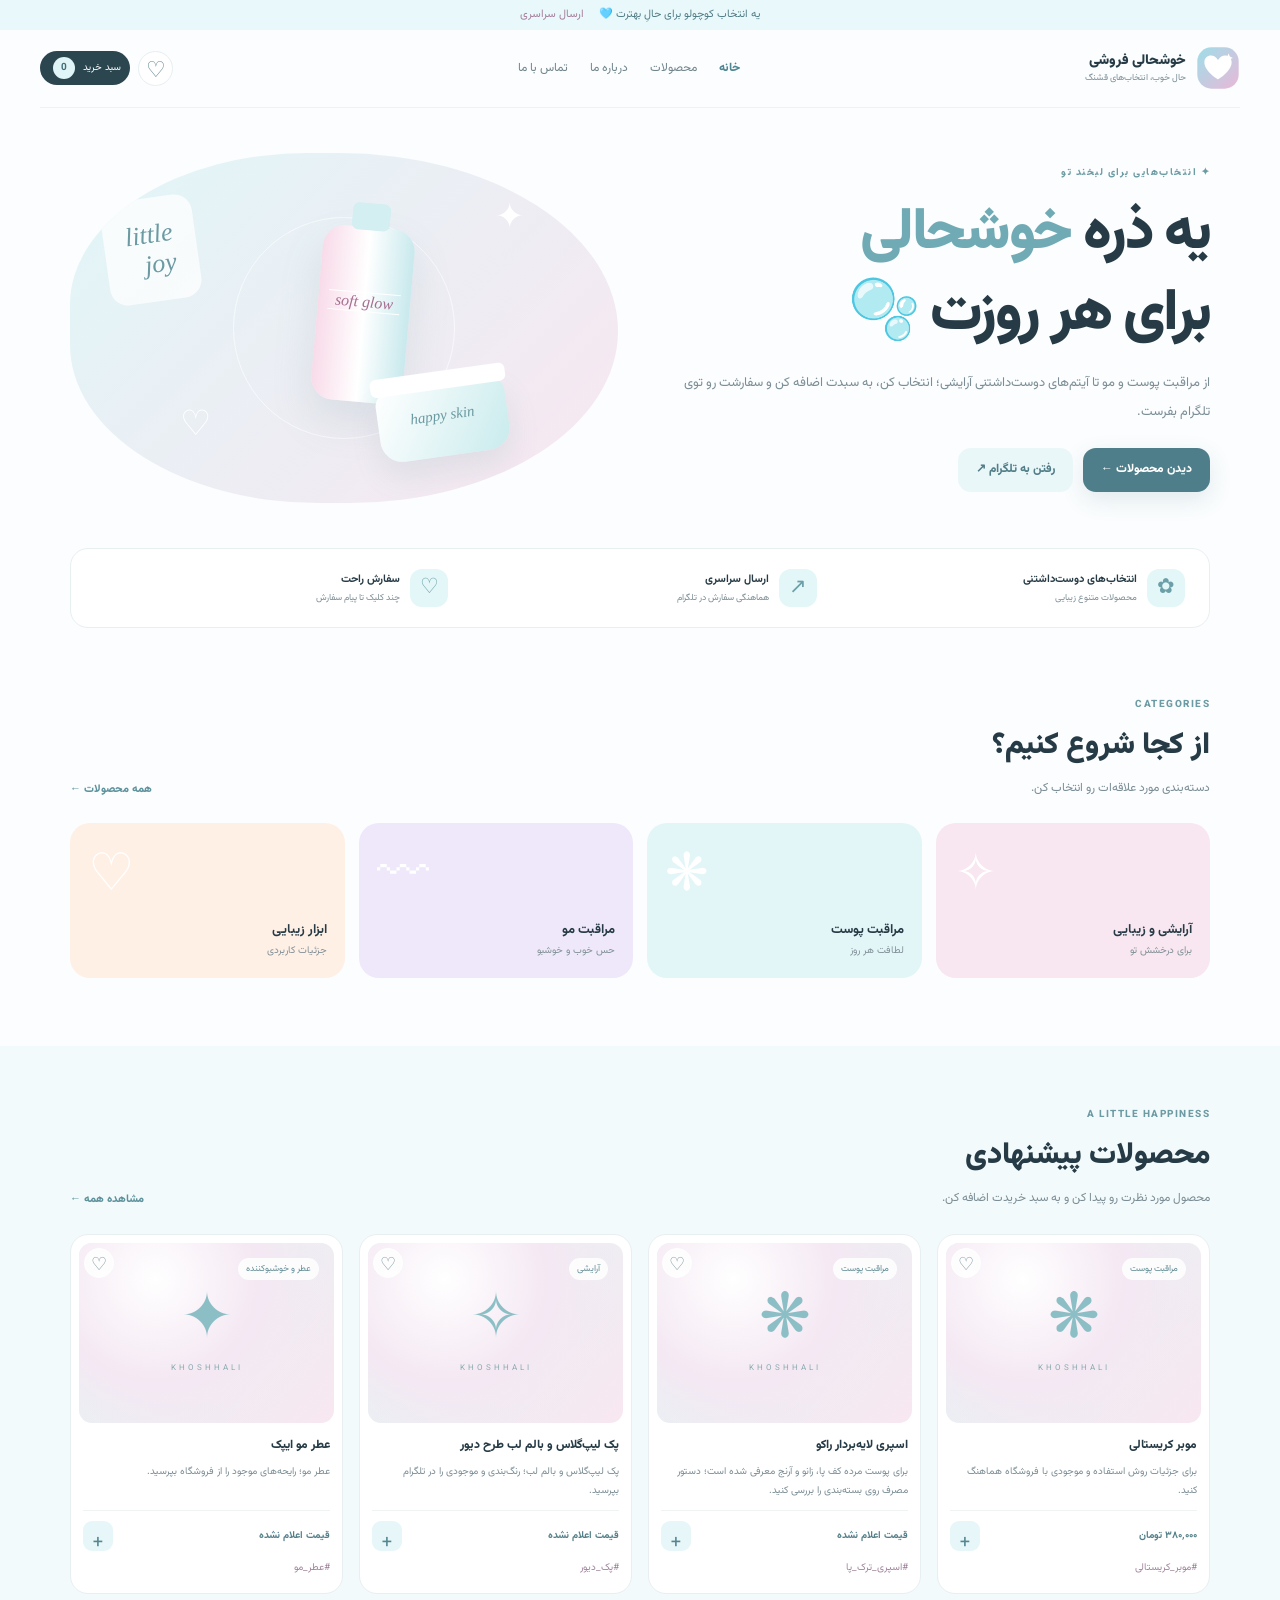
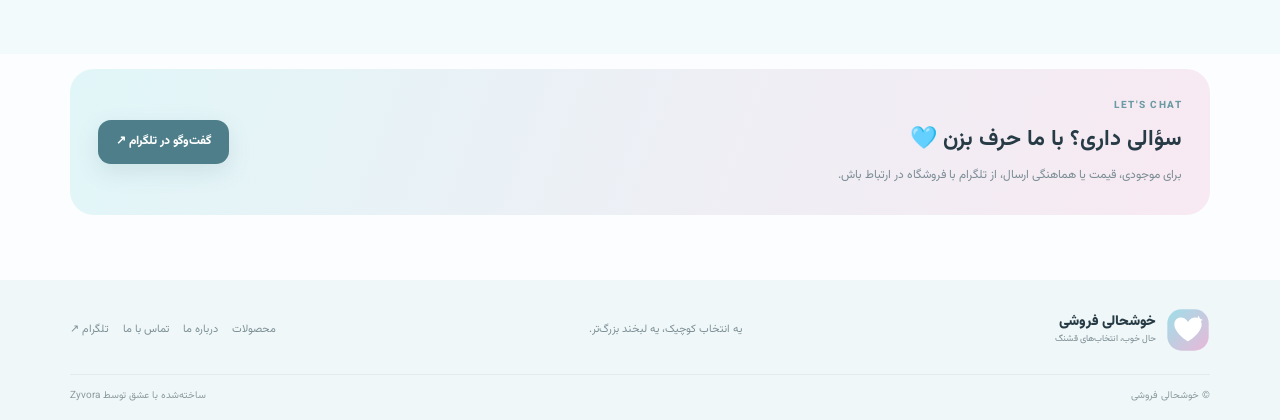
<file: index.html>
<!doctype html>
<html lang="fa" dir="rtl">

<head>
    <meta charset="utf-8">
    <meta name="viewport" content="width=device-width,initial-scale=1">
    <meta name="theme-color" content="#f8fbff">
    <meta name="description" content="خوشحالی فروشی؛ محصولات زیبایی و مراقبت شخصی با سفارش آسان در تلگرام.">
    <title>خوشحالی فروشی | حال خوب، انتخاب‌های قشنگ</title>
    <link rel="icon" href="assets/images/logo.svg">
    <link rel="stylesheet" href="assets/css/style.css">
    <script defer src="assets/js/products.js"></script>
    <script defer src="assets/js/app.js"></script>
</head>

<body>
    <div class="announcement">یه انتخاب کوچولو برای حالِ بهترت 🩵 <span>ارسال سراسری</span></div>
    <header class="site-header"><a class="brand" href="index.html"><img class="brand-logo" src="assets/images/logo.svg"
                alt=""><span><b>خوشحالی فروشی</b><small>حال خوب، انتخاب‌های قشنگ</small></span></a><button
            class="menu-toggle" id="menuToggle" aria-label="باز کردن منو">☰</button>
        <nav class="main-nav" id="mainNav"><a class="active" href="index.html">خانه</a><a class=""
                href="products.html">محصولات</a><a class="" href="about.html">درباره ما</a><a class=""
                href="contact.html">تماس با ما</a></nav>
        <div class="header-actions"><a class="icon-button" href="favorites.html" aria-label="علاقه‌مندی‌ها">♡</a><a
                class="cart-link" href="cart.html"><span>سبد خرید</span><b id="cartCount">0</b></a></div>
    </header>
    <main>
        <section class="hero wrap">
            <div class="hero-copy">
                <div class="eyebrow">✦ انتخاب‌هایی برای لبخند تو</div>
                <h1>یه ذره <em>خوشحالی</em><br>برای هر روزت 🫧</h1>
                <p>از مراقبت پوست و مو تا آیتم‌های دوست‌داشتنی آرایشی؛ انتخاب کن، به سبدت اضافه کن و سفارشت رو توی
                    تلگرام بفرست.</p>
                <div class="hero-buttons"><a class="button primary" href="products.html">دیدن محصولات ←</a><a
                        class="button soft" href="https://t.me/khoshhali_frooshi1" target="_blank" rel="noopener">رفتن
                        به تلگرام ↗</a></div>
            </div>
            <div class="hero-art">
                <div class="hero-sticker">little<br>joy</div>
                <div class="hero-bottle"></div>
                <div class="hero-jar"></div>
                <div class="hero-star">✦</div>
                <div class="hero-heart">♡</div>
            </div>
        </section>
        <section class="trust wrap">
            <div><i>✿</i><span><b>انتخاب‌های دوست‌داشتنی</b><small>محصولات متنوع زیبایی</small></span></div>
            <div><i>↗</i><span><b>ارسال سراسری</b><small>هماهنگی سفارش در تلگرام</small></span></div>
            <div><i>♡</i><span><b>سفارش راحت</b><small>چند کلیک تا پیام سفارش</small></span></div>
        </section>
        <section class="section wrap">
            <div class="section-heading">
                <div>
                    <div class="eyebrow">CATEGORIES</div>
                    <h2>از کجا شروع کنیم؟</h2>
                    <p>دسته‌بندی مورد علاقه‌ات رو انتخاب کن.</p>
                </div><a class="text-link" href="products.html">همه محصولات ←</a>
            </div>
            <div class="categories"><a class="category" href="products.html?category=آرایشی"><span>✧</span><b>آرایشی و
                        زیبایی</b><small>برای درخشش تو</small></a><a class="category"
                    href="products.html?category=مراقبت پوست"><span>❋</span><b>مراقبت پوست</b><small>لطافت هر
                        روز</small></a><a class="category"
                    href="products.html?category=مراقبت مو"><span>〰</span><b>مراقبت مو</b><small>حس خوب و
                        خوشبو</small></a><a class="category"
                    href="products.html?category=ابزار زیبایی"><span>♡</span><b>ابزار زیبایی</b><small>جزئیات
                        کاربردی</small></a></div>
        </section>
        <section class="products-section">
            <div class="wrap">
                <div class="section-heading">
                    <div>
                        <div class="eyebrow">A LITTLE HAPPINESS</div>
                        <h2>محصولات پیشنهادی</h2>
                        <p>محصول مورد نظرت رو پیدا کن و به سبد خریدت اضافه کن.</p>
                    </div><a class="text-link" href="products.html">مشاهده همه ←</a>
                </div>
                <div class="product-grid" id="featuredProducts"></div>
            </div>
        </section>
        <section class="banner wrap">
            <div>
                <div class="eyebrow">LET'S CHAT</div>
                <h2>سؤالی داری؟ با ما حرف بزن 🩵</h2>
                <p>برای موجودی، قیمت یا هماهنگی ارسال، از تلگرام با فروشگاه در ارتباط باش.</p>
            </div><a class="button primary" href="https://t.me/khoshhali_admin" target="_blank"
                rel="noopener">گفت‌وگو در تلگرام ↗</a>
        </section>
    </main>
    <footer class="footer">
        <div class="wrap footer-main"><a class="brand" href="index.html"><img class="brand-logo"
                    src="assets/images/logo.svg" alt=""><span><b>خوشحالی فروشی</b><small>حال خوب، انتخاب‌های
                        قشنگ</small></span></a>
            <p>یه انتخاب کوچیک، یه لبخند بزرگ‌تر.</p>
            <div class="footer-links"><a href="products.html">محصولات</a><a href="about.html">درباره ما</a><a
                    href="contact.html">تماس با ما</a><a href="https://t.me/khoshhali_frooshi1" target="_blank"
                    rel="noopener">تلگرام ↗</a></div>
        </div>
        <div class="wrap footer-bottom"><span>© خوشحالی فروشی</span><span>ساخته‌شده با عشق توسط Zyvora</span></div>
    </footer>
    <div class="toast" id="toast" role="status" aria-live="polite"></div>
</body>

</html>
</file>
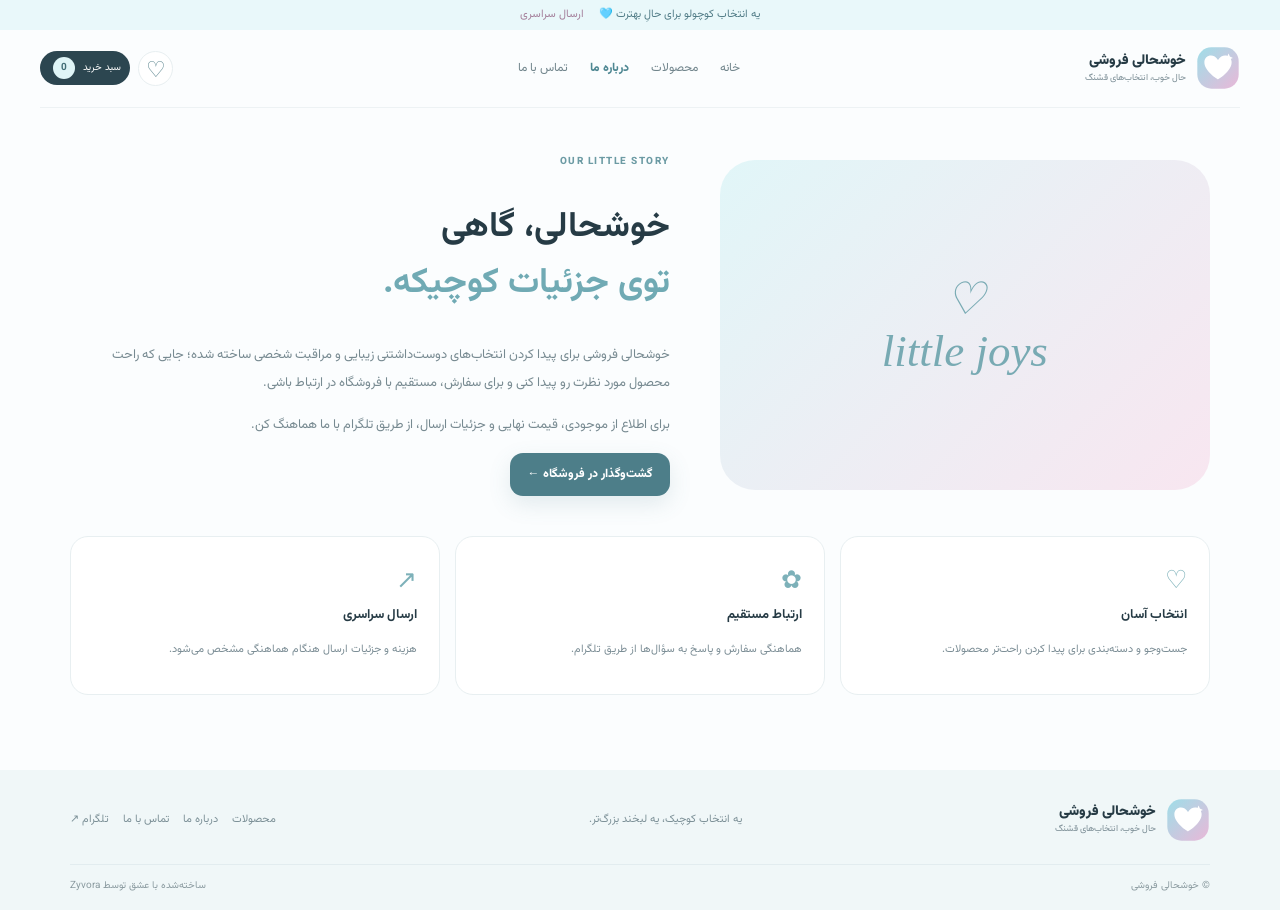
<file: about.html>
<!doctype html>
<html lang="fa" dir="rtl">

<head>
    <meta charset="utf-8">
    <meta name="viewport" content="width=device-width,initial-scale=1">
    <meta name="theme-color" content="#f8fbff">
    <meta name="description" content="خوشحالی فروشی؛ محصولات زیبایی و مراقبت شخصی با سفارش آسان در تلگرام.">
    <title>درباره ما | خوشحالی فروشی</title>
    <link rel="icon" href="assets/images/logo.svg">
    <link rel="stylesheet" href="assets/css/style.css">
    <script defer src="assets/js/products.js"></script>
    <script defer src="assets/js/app.js"></script>
</head>

<body>
    <div class="announcement">یه انتخاب کوچولو برای حالِ بهترت 🩵 <span>ارسال سراسری</span></div>
    <header class="site-header"><a class="brand" href="index.html"><img class="brand-logo" src="assets/images/logo.svg"
                alt=""><span><b>خوشحالی فروشی</b><small>حال خوب، انتخاب‌های قشنگ</small></span></a><button
            class="menu-toggle" id="menuToggle" aria-label="باز کردن منو">☰</button>
        <nav class="main-nav" id="mainNav"><a class="" href="index.html">خانه</a><a class=""
                href="products.html">محصولات</a><a class="active" href="about.html">درباره ما</a><a class=""
                href="contact.html">تماس با ما</a></nav>
        <div class="header-actions"><a class="icon-button" href="favorites.html" aria-label="علاقه‌مندی‌ها">♡</a><a
                class="cart-link" href="cart.html"><span>سبد خرید</span><b id="cartCount">0</b></a></div>
    </header>
    <main>
        <section class="wrap page-main">
            <div class="story">
                <div class="story-art">♡<br>little joys</div>
                <div>
                    <div class="eyebrow">OUR LITTLE STORY</div>
                    <h1>خوشحالی، گاهی<br><em>توی جزئیات کوچیکه.</em></h1>
                    <p>خوشحالی فروشی برای پیدا کردن انتخاب‌های دوست‌داشتنی زیبایی و مراقبت شخصی ساخته شده؛ جایی که راحت
                        محصول مورد نظرت رو پیدا کنی و برای سفارش، مستقیم با فروشگاه در ارتباط باشی.</p>
                    <p>برای اطلاع از موجودی، قیمت نهایی و جزئیات ارسال، از طریق تلگرام با ما هماهنگ کن.</p><a
                        class="button primary" href="products.html">گشت‌وگذار در فروشگاه ←</a>
                </div>
            </div>
            <div class="values">
                <div><span>♡</span><b>انتخاب آسان</b>
                    <p>جست‌وجو و دسته‌بندی برای پیدا کردن راحت‌تر محصولات.</p>
                </div>
                <div><span>✿</span><b>ارتباط مستقیم</b>
                    <p>هماهنگی سفارش و پاسخ به سؤال‌ها از طریق تلگرام.</p>
                </div>
                <div><span>↗</span><b>ارسال سراسری</b>
                    <p>هزینه و جزئیات ارسال هنگام هماهنگی مشخص می‌شود.</p>
                </div>
            </div>
        </section>
    </main>
    <footer class="footer">
        <div class="wrap footer-main"><a class="brand" href="index.html"><img class="brand-logo"
                    src="assets/images/logo.svg" alt=""><span><b>خوشحالی فروشی</b><small>حال خوب، انتخاب‌های
                        قشنگ</small></span></a>
            <p>یه انتخاب کوچیک، یه لبخند بزرگ‌تر.</p>
            <div class="footer-links"><a href="products.html">محصولات</a><a href="about.html">درباره ما</a><a
                    href="contact.html">تماس با ما</a><a href="https://t.me/khoshhali_frooshi1" target="_blank"
                    rel="noopener">تلگرام ↗</a></div>
        </div>
        <div class="wrap footer-bottom"><span>© خوشحالی فروشی</span><span>ساخته‌شده با عشق توسط Zyvora</span></div>
    </footer>
    <div class="toast" id="toast" role="status" aria-live="polite"></div>
</body>

</html>
</file>
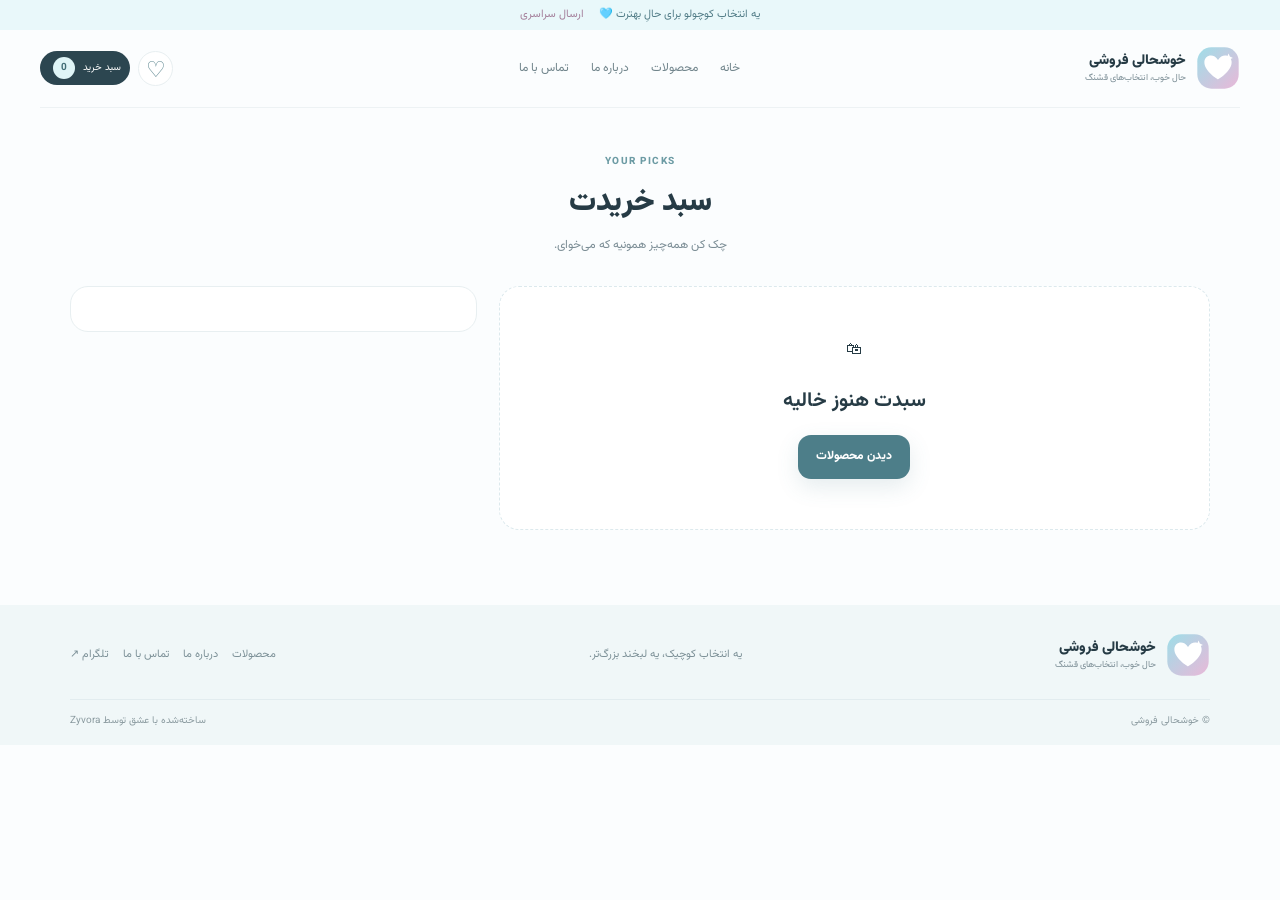
<file: cart.html>
<!doctype html>
<html lang="fa" dir="rtl">

<head>
    <meta charset="utf-8">
    <meta name="viewport" content="width=device-width,initial-scale=1">
    <meta name="theme-color" content="#f8fbff">
    <meta name="description" content="خوشحالی فروشی؛ محصولات زیبایی و مراقبت شخصی با سفارش آسان در تلگرام.">
    <title>سبد خرید | خوشحالی فروشی</title>
    <link rel="icon" href="assets/images/logo.svg">
    <link rel="stylesheet" href="assets/css/style.css">
    <script defer src="assets/js/products.js"></script>
    <script defer src="assets/js/app.js"></script>
</head>

<body>
    <div class="announcement">یه انتخاب کوچولو برای حالِ بهترت 🩵 <span>ارسال سراسری</span></div>
    <header class="site-header"><a class="brand" href="index.html"><img class="brand-logo" src="assets/images/logo.svg"
                alt=""><span><b>خوشحالی فروشی</b><small>حال خوب، انتخاب‌های قشنگ</small></span></a><button
            class="menu-toggle" id="menuToggle" aria-label="باز کردن منو">☰</button>
        <nav class="main-nav" id="mainNav"><a class="" href="index.html">خانه</a><a class=""
                href="products.html">محصولات</a><a class="" href="about.html">درباره ما</a><a class=""
                href="contact.html">تماس با ما</a></nav>
        <div class="header-actions"><a class="icon-button" href="favorites.html" aria-label="علاقه‌مندی‌ها">♡</a><a
                class="cart-link" href="cart.html"><span>سبد خرید</span><b id="cartCount">0</b></a></div>
    </header>
    <main>
        <section class="wrap page-main">
            <div class="page-title">
                <div class="eyebrow">YOUR PICKS</div>
                <h1>سبد خریدت</h1>
                <p>چک کن همه‌چیز همونیه که می‌خوای.</p>
            </div>
            <div class="cart-layout">
                <div id="cartItems" class="cart-items"></div>
                <aside class="summary" id="cartSummary"></aside>
            </div>
        </section>
    </main>
    <footer class="footer">
        <div class="wrap footer-main"><a class="brand" href="index.html"><img class="brand-logo"
                    src="assets/images/logo.svg" alt=""><span><b>خوشحالی فروشی</b><small>حال خوب، انتخاب‌های
                        قشنگ</small></span></a>
            <p>یه انتخاب کوچیک، یه لبخند بزرگ‌تر.</p>
            <div class="footer-links"><a href="products.html">محصولات</a><a href="about.html">درباره ما</a><a
                    href="contact.html">تماس با ما</a><a href="https://t.me/khoshhali_frooshi1" target="_blank"
                    rel="noopener">تلگرام ↗</a></div>
        </div>
        <div class="wrap footer-bottom"><span>© خوشحالی فروشی</span><span>ساخته‌شده با عشق توسط Zyvora</span></div>
    </footer>
    <div class="toast" id="toast" role="status" aria-live="polite"></div>
</body>

</html>
</file>
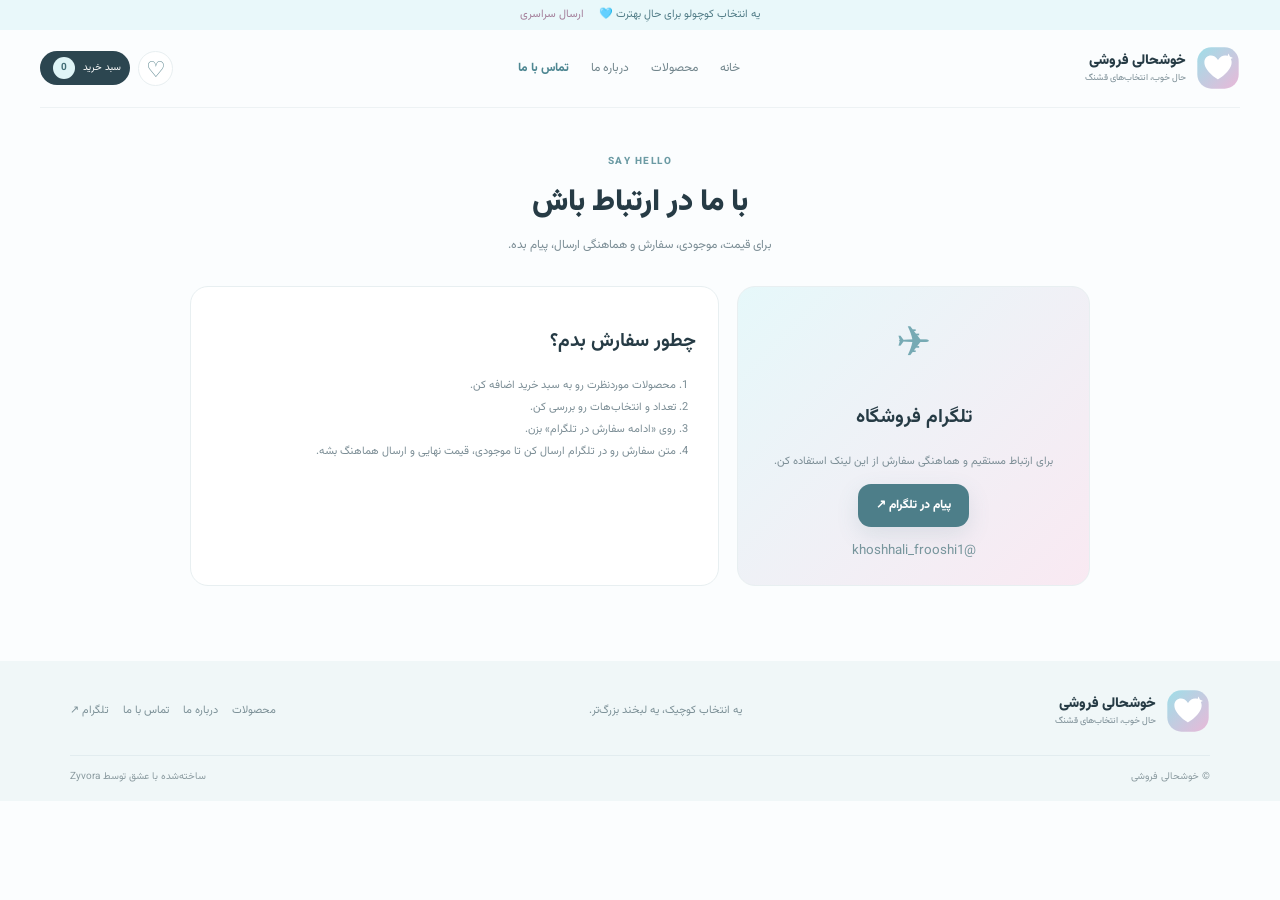
<file: contact.html>
<!doctype html>
<html lang="fa" dir="rtl">

<head>
    <meta charset="utf-8">
    <meta name="viewport" content="width=device-width,initial-scale=1">
    <meta name="theme-color" content="#f8fbff">
    <meta name="description" content="خوشحالی فروشی؛ محصولات زیبایی و مراقبت شخصی با سفارش آسان در تلگرام.">
    <title>تماس با ما | خوشحالی فروشی</title>
    <link rel="icon" href="assets/images/logo.svg">
    <link rel="stylesheet" href="assets/css/style.css">
    <script defer src="assets/js/products.js"></script>
    <script defer src="assets/js/app.js"></script>
</head>

<body>
    <div class="announcement">یه انتخاب کوچولو برای حالِ بهترت 🩵 <span>ارسال سراسری</span></div>
    <header class="site-header"><a class="brand" href="index.html"><img class="brand-logo" src="assets/images/logo.svg"
                alt=""><span><b>خوشحالی فروشی</b><small>حال خوب، انتخاب‌های قشنگ</small></span></a><button
            class="menu-toggle" id="menuToggle" aria-label="باز کردن منو">☰</button>
        <nav class="main-nav" id="mainNav"><a class="" href="index.html">خانه</a><a class=""
                href="products.html">محصولات</a><a class="" href="about.html">درباره ما</a><a class="active"
                href="contact.html">تماس با ما</a></nav>
        <div class="header-actions"><a class="icon-button" href="favorites.html" aria-label="علاقه‌مندی‌ها">♡</a><a
                class="cart-link" href="cart.html"><span>سبد خرید</span><b id="cartCount">0</b></a></div>
    </header>
    <main>
        <section class="wrap page-main">
            <div class="page-title">
                <div class="eyebrow">SAY HELLO</div>
                <h1>با ما در ارتباط باش</h1>
                <p>برای قیمت، موجودی، سفارش و هماهنگی ارسال، پیام بده.</p>
            </div>
            <div class="contact-grid">
                <div class="contact-card">
                    <div style="font-size:42px;color:#77aab4">✈</div>
                    <h2>تلگرام فروشگاه</h2>
                    <p>برای ارتباط مستقیم و هماهنگی سفارش از این لینک استفاده کن.</p><a class="button primary"
                        href="https://t.me/khoshhali_admin" target="_blank" rel="noopener">پیام در تلگرام
                        ↗</a><small>@khoshhali_frooshi1</small>
                </div>
                <div class="contact-info">
                    <h2>چطور سفارش بدم؟</h2>
                    <ol>
                        <li>محصولات موردنظرت رو به سبد خرید اضافه کن.</li>
                        <li>تعداد و انتخاب‌هات رو بررسی کن.</li>
                        <li>روی «ادامه سفارش در تلگرام» بزن.</li>
                        <li>متن سفارش رو در تلگرام ارسال کن تا موجودی، قیمت نهایی و ارسال هماهنگ بشه.</li>
                    </ol>
                    <!--<p class="notice">قیمت محصولات ثبت‌نشده قبل از نهایی‌کردن سفارش اعلام می‌شود.</p>-->
                </div>
            </div>
        </section>
    </main>
    <footer class="footer">
        <div class="wrap footer-main"><a class="brand" href="index.html"><img class="brand-logo"
                    src="assets/images/logo.svg" alt=""><span><b>خوشحالی فروشی</b><small>حال خوب، انتخاب‌های
                        قشنگ</small></span></a>
            <p>یه انتخاب کوچیک، یه لبخند بزرگ‌تر.</p>
            <div class="footer-links"><a href="products.html">محصولات</a><a href="about.html">درباره ما</a><a
                    href="contact.html">تماس با ما</a><a href="https://t.me/khoshhali_frooshi1" target="_blank"
                    rel="noopener">تلگرام ↗</a></div>
        </div>
        <div class="wrap footer-bottom"><span>© خوشحالی فروشی</span><span>ساخته‌شده با عشق توسط Zyvora</span></div>
    </footer>
    <div class="toast" id="toast" role="status" aria-live="polite"></div>
</body>

</html>
</file>
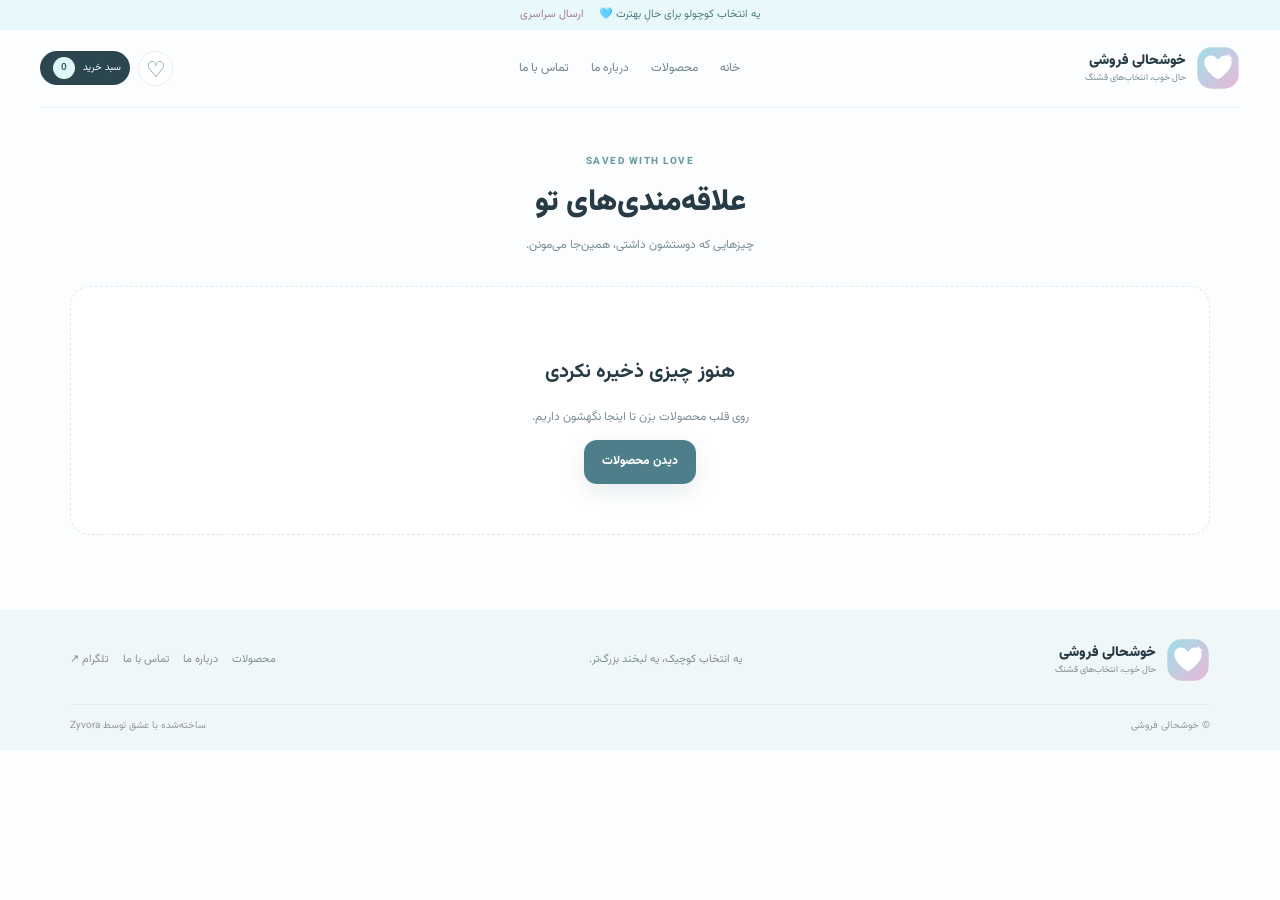
<file: favorites.html>
<!doctype html>
<html lang="fa" dir="rtl">

<head>
    <meta charset="utf-8">
    <meta name="viewport" content="width=device-width,initial-scale=1">
    <meta name="theme-color" content="#f8fbff">
    <meta name="description" content="خوشحالی فروشی؛ محصولات زیبایی و مراقبت شخصی با سفارش آسان در تلگرام.">
    <title>علاقه‌مندی‌ها | خوشحالی فروشی</title>
    <link rel="icon" href="assets/images/logo.svg">
    <link rel="stylesheet" href="assets/css/style.css">
    <script defer src="assets/js/products.js"></script>
    <script defer src="assets/js/app.js"></script>
</head>

<body>
    <div class="announcement">یه انتخاب کوچولو برای حالِ بهترت 🩵 <span>ارسال سراسری</span></div>
    <header class="site-header"><a class="brand" href="index.html"><img class="brand-logo" src="assets/images/logo.svg"
                alt=""><span><b>خوشحالی فروشی</b><small>حال خوب، انتخاب‌های قشنگ</small></span></a><button
            class="menu-toggle" id="menuToggle" aria-label="باز کردن منو">☰</button>
        <nav class="main-nav" id="mainNav"><a class="" href="index.html">خانه</a><a class=""
                href="products.html">محصولات</a><a class="" href="about.html">درباره ما</a><a class=""
                href="contact.html">تماس با ما</a></nav>
        <div class="header-actions"><a class="icon-button" href="favorites.html" aria-label="علاقه‌مندی‌ها">♡</a><a
                class="cart-link" href="cart.html"><span>سبد خرید</span><b id="cartCount">0</b></a></div>
    </header>
    <main>
        <section class="wrap page-main">
            <div class="page-title">
                <div class="eyebrow">SAVED WITH LOVE</div>
                <h1>علاقه‌مندی‌های تو</h1>
                <p>چیزهایی که دوستشون داشتی، همین‌جا می‌مونن.</p>
            </div>
            <div class="product-grid" id="favoriteProducts"></div>
            <div class="empty hidden" id="emptyFavorites">
                <h2>هنوز چیزی ذخیره نکردی</h2>
                <p>روی قلب محصولات بزن تا اینجا نگهشون داریم.</p><a class="button primary" href="products.html">دیدن
                    محصولات</a>
            </div>
        </section>
    </main>
    <footer class="footer">
        <div class="wrap footer-main"><a class="brand" href="index.html"><img class="brand-logo"
                    src="assets/images/logo.svg" alt=""><span><b>خوشحالی فروشی</b><small>حال خوب، انتخاب‌های
                        قشنگ</small></span></a>
            <p>یه انتخاب کوچیک، یه لبخند بزرگ‌تر.</p>
            <div class="footer-links"><a href="products.html">محصولات</a><a href="about.html">درباره ما</a><a
                    href="contact.html">تماس با ما</a><a href="https://t.me/khoshhali_frooshi1" target="_blank"
                    rel="noopener">تلگرام ↗</a></div>
        </div>
        <div class="wrap footer-bottom"><span>© خوشحالی فروشی</span><span>ساخته‌شده با عشق توسط Zyvora</span></div>
    </footer>
    <div class="toast" id="toast" role="status" aria-live="polite"></div>
</body>

</html>
</file>
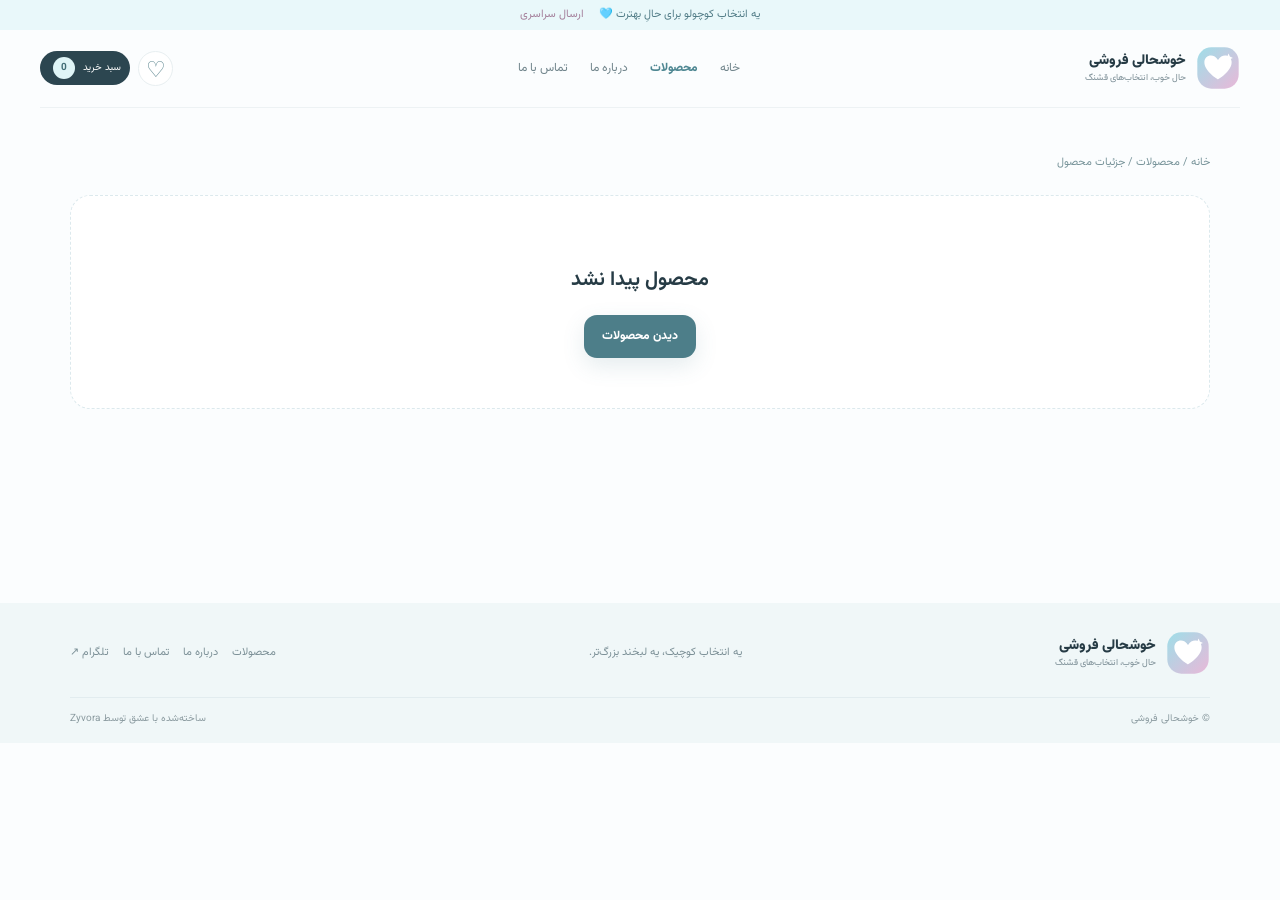
<file: product.html>
<!doctype html>
<html lang="fa" dir="rtl">

<head>
    <meta charset="utf-8">
    <meta name="viewport" content="width=device-width,initial-scale=1">
    <meta name="theme-color" content="#f8fbff">
    <meta name="description" content="خوشحالی فروشی؛ محصولات زیبایی و مراقبت شخصی با سفارش آسان در تلگرام.">
    <title>جزئیات محصول | خوشحالی فروشی</title>
    <link rel="icon" href="assets/images/logo.svg">
    <link rel="stylesheet" href="assets/css/style.css">
    <script defer src="assets/js/products.js"></script>
    <script defer src="assets/js/app.js"></script>
</head>

<body>
    <div class="announcement">یه انتخاب کوچولو برای حالِ بهترت 🩵 <span>ارسال سراسری</span></div>
    <header class="site-header"><a class="brand" href="index.html"><img class="brand-logo" src="assets/images/logo.svg"
                alt=""><span><b>خوشحالی فروشی</b><small>حال خوب، انتخاب‌های قشنگ</small></span></a><button
            class="menu-toggle" id="menuToggle" aria-label="باز کردن منو">☰</button>
        <nav class="main-nav" id="mainNav"><a class="" href="index.html">خانه</a><a class="active"
                href="products.html">محصولات</a><a class="" href="about.html">درباره ما</a><a class=""
                href="contact.html">تماس با ما</a></nav>
        <div class="header-actions"><a class="icon-button" href="favorites.html" aria-label="علاقه‌مندی‌ها">♡</a><a
                class="cart-link" href="cart.html"><span>سبد خرید</span><b id="cartCount">0</b></a></div>
    </header>
    <main>
        <section class="wrap page-main">
            <div class="breadcrumbs"><a href="index.html">خانه</a> / <a href="products.html">محصولات</a> / جزئیات محصول
            </div>
            <div id="productDetail"></div>
        </section>
    </main>
    <footer class="footer">
        <div class="wrap footer-main"><a class="brand" href="index.html"><img class="brand-logo"
                    src="assets/images/logo.svg" alt=""><span><b>خوشحالی فروشی</b><small>حال خوب، انتخاب‌های
                        قشنگ</small></span></a>
            <p>یه انتخاب کوچیک، یه لبخند بزرگ‌تر.</p>
            <div class="footer-links"><a href="products.html">محصولات</a><a href="about.html">درباره ما</a><a
                    href="contact.html">تماس با ما</a><a href="https://t.me/khoshhali_frooshi1" target="_blank"
                    rel="noopener">تلگرام ↗</a></div>
        </div>
        <div class="wrap footer-bottom"><span>© خوشحالی فروشی</span><span>ساخته‌شده با عشق توسط Zyvora</span></div>
    </footer>
    <div class="toast" id="toast" role="status" aria-live="polite"></div>
</body>

</html>
</file>
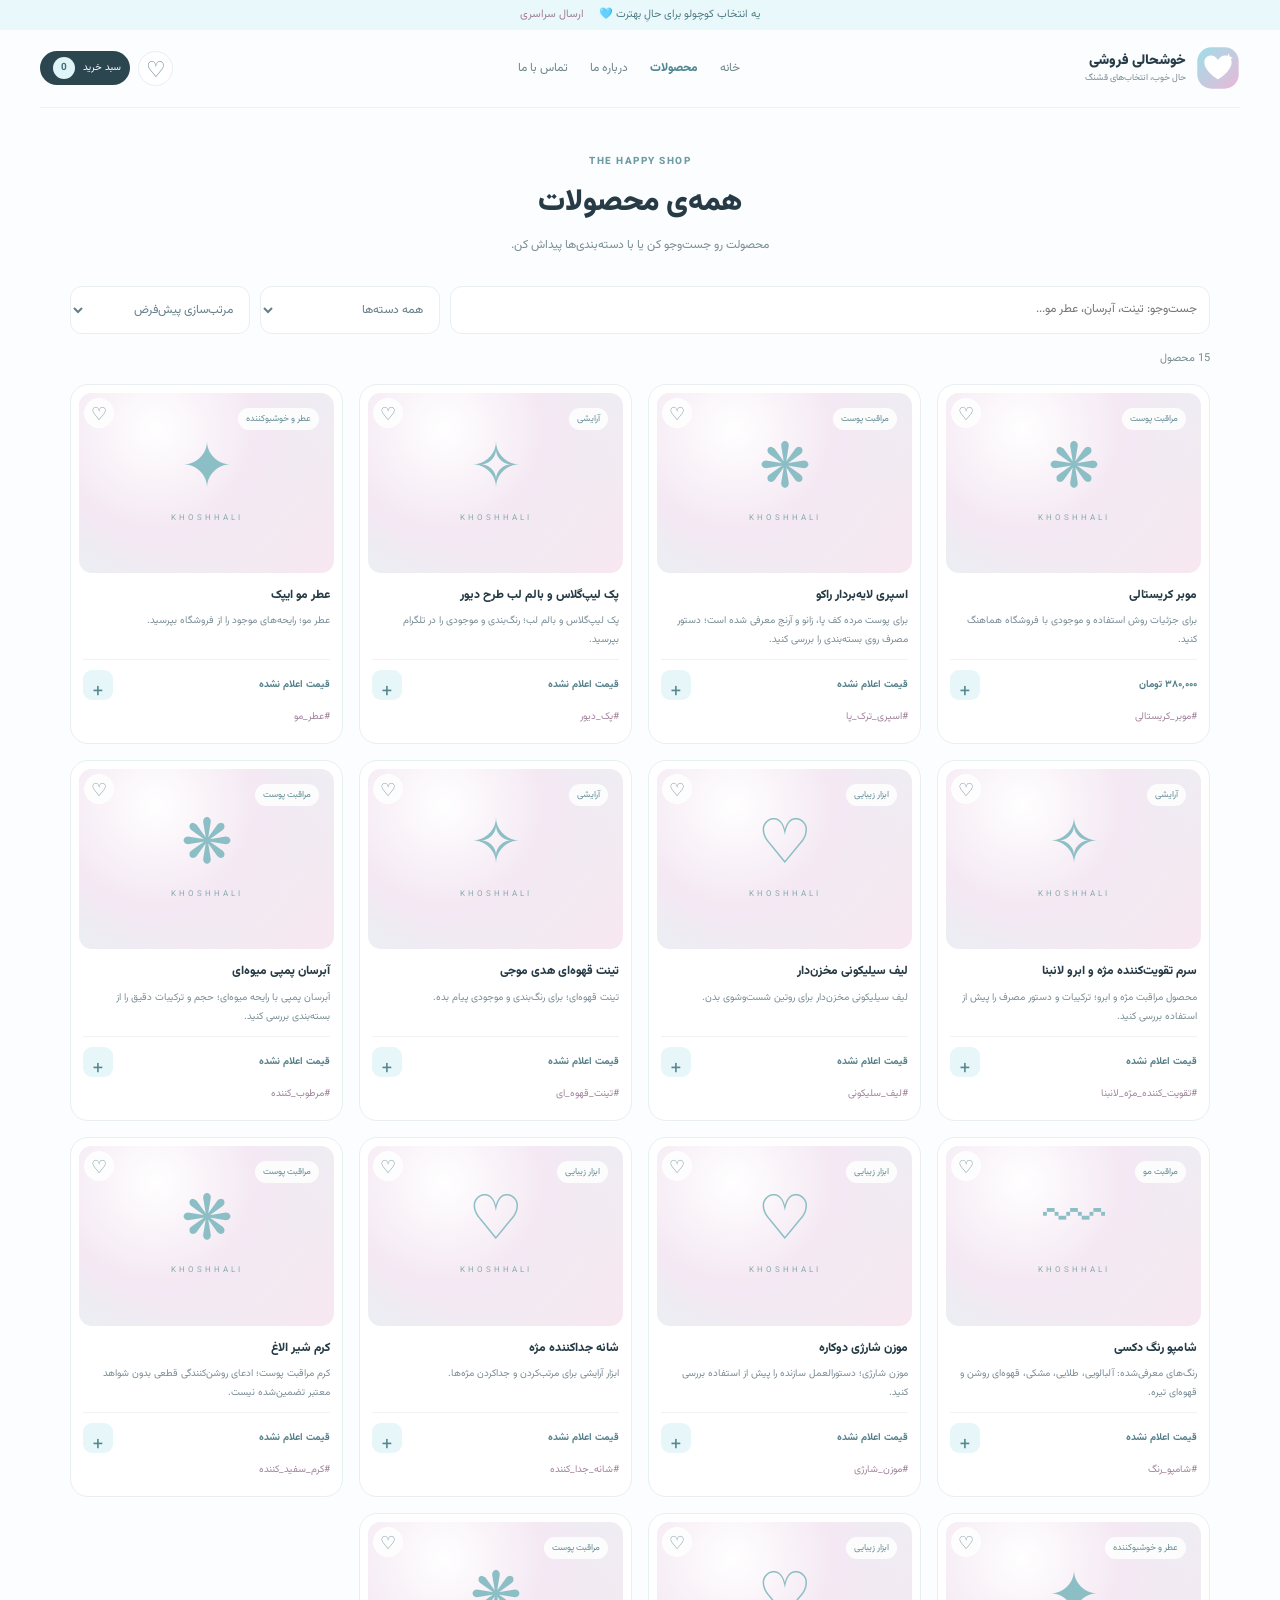
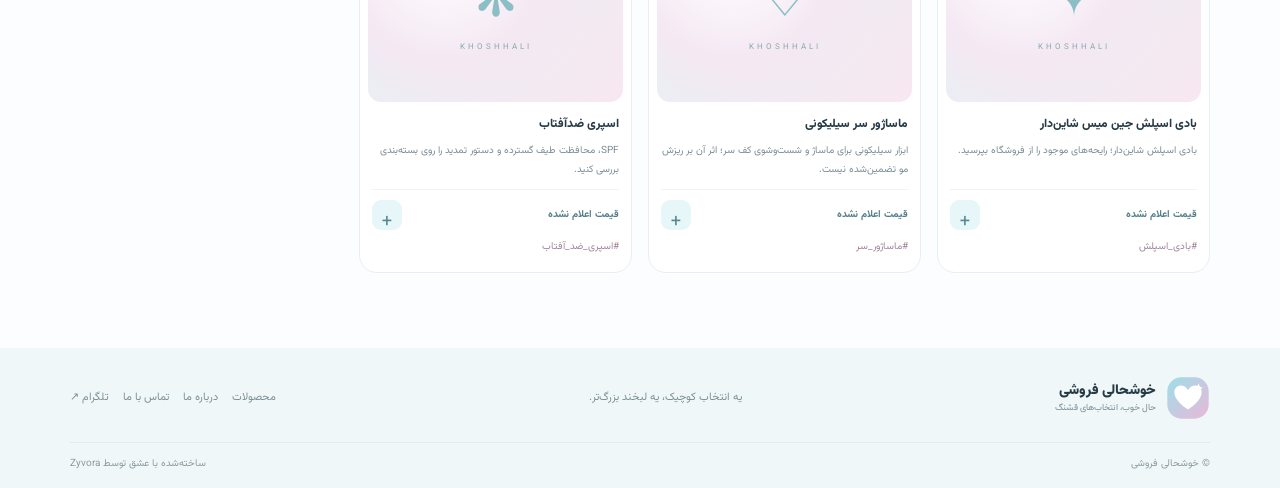
<file: products.html>
<!doctype html>
<html lang="fa" dir="rtl">

<head>
    <meta charset="utf-8">
    <meta name="viewport" content="width=device-width,initial-scale=1">
    <meta name="theme-color" content="#f8fbff">
    <meta name="description" content="خوشحالی فروشی؛ محصولات زیبایی و مراقبت شخصی با سفارش آسان در تلگرام.">
    <title>محصولات | خوشحالی فروشی</title>
    <link rel="icon" href="assets/images/logo.svg">
    <link rel="stylesheet" href="assets/css/style.css">
    <script defer src="assets/js/products.js"></script>
    <script defer src="assets/js/app.js"></script>
</head>

<body>
    <div class="announcement">یه انتخاب کوچولو برای حالِ بهترت 🩵 <span>ارسال سراسری</span></div>
    <header class="site-header"><a class="brand" href="index.html"><img class="brand-logo" src="assets/images/logo.svg"
                alt=""><span><b>خوشحالی فروشی</b><small>حال خوب، انتخاب‌های قشنگ</small></span></a><button
            class="menu-toggle" id="menuToggle" aria-label="باز کردن منو">☰</button>
        <nav class="main-nav" id="mainNav"><a class="" href="index.html">خانه</a><a class="active"
                href="products.html">محصولات</a><a class="" href="about.html">درباره ما</a><a class=""
                href="contact.html">تماس با ما</a></nav>
        <div class="header-actions"><a class="icon-button" href="favorites.html" aria-label="علاقه‌مندی‌ها">♡</a><a
                class="cart-link" href="cart.html"><span>سبد خرید</span><b id="cartCount">0</b></a></div>
    </header>
    <main>
        <section class="wrap page-main">
            <div class="page-title">
                <div class="eyebrow">THE HAPPY SHOP</div>
                <h1>همه‌ی محصولات</h1>
                <p>محصولت رو جست‌وجو کن یا با دسته‌بندی‌ها پیداش کن.</p>
            </div>
            <div class="toolbar"><input id="productSearch" type="search" placeholder="جست‌وجو: تینت، آبرسان، عطر مو..."
                    aria-label="جست‌وجوی محصولات"><select id="categoryFilter" aria-label="دسته‌بندی">
                    <option value="">همه دسته‌ها</option>
                    <option>آرایشی</option>
                    <option>مراقبت پوست</option>
                    <option>مراقبت مو</option>
                    <option>ابزار زیبایی</option>
                    <option>عطر و خوشبوکننده</option>
                </select><select id="sortProducts" aria-label="مرتب‌سازی">
                    <option value="default">مرتب‌سازی پیش‌فرض</option>
                    <option value="name">نام محصول</option>
                </select></div>
            <p class="count" id="resultsCount"></p>
            <div class="product-grid" id="allProducts"></div>
            <div class="empty hidden" id="emptyProducts">
                <h2>چیزی پیدا نشد!</h2>
                <p>عبارت جست‌وجو یا دسته‌بندی رو تغییر بده.</p>
            </div>
        </section>
    </main>
    <footer class="footer">
        <div class="wrap footer-main"><a class="brand" href="index.html"><img class="brand-logo"
                    src="assets/images/logo.svg" alt=""><span><b>خوشحالی فروشی</b><small>حال خوب، انتخاب‌های
                        قشنگ</small></span></a>
            <p>یه انتخاب کوچیک، یه لبخند بزرگ‌تر.</p>
            <div class="footer-links"><a href="products.html">محصولات</a><a href="about.html">درباره ما</a><a
                    href="contact.html">تماس با ما</a><a href="https://t.me/khoshhali_frooshi1" target="_blank"
                    rel="noopener">تلگرام ↗</a></div>
        </div>
        <div class="wrap footer-bottom"><span>© خوشحالی فروشی</span><span>ساخته‌شده با عشق توسط Zyvora</span></div>
    </footer>
    <div class="toast" id="toast" role="status" aria-live="polite"></div>
</body>

</html>
</file>
<file: assets/css/style.css>
@import url('https://fonts.googleapis.com/css2?family=Vazirmatn:wght@300;400;500;600;700;800;900&display=swap');

:root {
    --ink: #263b45;
    --muted: #7b8d95;
    --blue: #e3f6f8;
    --pink: #f8e5f0;
    --line: #e8eff1;
    --accent: #4d7e89
}

* {
    box-sizing: border-box
}

body {
    margin: 0;
    background: #fbfdfe;
    color: var(--ink);
    font-family: Vazirmatn, Tahoma, sans-serif;
    line-height: 1.8
}

a {
    color: inherit;
    text-decoration: none
}

button,
input,
select {
    font: inherit
}

button {
    cursor: pointer
}

.wrap {
    width: min(1140px, calc(100% - 34px));
    margin: auto
}

.announcement {
    text-align: center;
    background: #e9f8fa;
    color: #527d87;
    padding: 5px;
    font-size: 11px
}

.announcement span {
    margin-right: 12px;
    color: #a47f9a
}

.site-header {
    width: min(1200px, calc(100% - 28px));
    margin: auto;
    min-height: 78px;
    display: flex;
    align-items: center;
    justify-content: space-between;
    gap: 18px;
    border-bottom: 1px solid #edf2f4
}

.brand {
    display: flex;
    align-items: center;
    gap: 10px
}

.brand-logo {
    width: 44px;
    height: 44px
}

.brand span {
    display: flex;
    flex-direction: column;
    line-height: 1.5
}

.brand b {
    font-size: 14px;
    font-weight: 900
}

.brand small {
    font-size: 9px;
    color: var(--muted)
}

.main-nav {
    display: flex;
    gap: 22px;
    font-size: 12px;
    color: #71858c
}

.main-nav a:hover,
.main-nav .active {
    color: #4e8792;
    font-weight: 800
}

.header-actions {
    display: flex;
    gap: 8px;
    align-items: center
}

.icon-button {
    width: 35px;
    height: 35px;
    border: 1px solid var(--line);
    border-radius: 50%;
    display: grid;
    place-items: center;
    background: white;
    font-size: 22px;
    color: #638b94
}

.cart-link {
    display: flex;
    align-items: center;
    gap: 8px;
    background: #2c4650;
    color: white;
    border-radius: 25px;
    padding: 6px 9px 6px 13px;
    font-size: 10px
}

.cart-link b {
    background: #dff5f7;
    color: #426e77;
    border-radius: 50%;
    width: 22px;
    height: 22px;
    display: grid;
    place-items: center
}

.menu-toggle {
    display: none
}

.hero {
    display: grid;
    grid-template-columns: 1fr 1fr;
    gap: 45px;
    align-items: center;
    padding-block: 45px
}

.eyebrow {
    font-size: 10px;
    font-weight: 800;
    letter-spacing: 1.5px;
    color: #6c9ba4
}

.hero h1 {
    font-size: clamp(38px, 5vw, 58px);
    line-height: 1.4;
    letter-spacing: -2px;
    margin: 12px 0;
    font-weight: 900
}

.hero h1 em,
.story h1 em {
    font-style: normal;
    color: #70aab4
}

.hero p {
    font-size: 13px;
    color: var(--muted);
    line-height: 2.2
}

.hero-buttons,
.actions {
    display: flex;
    gap: 10px;
    flex-wrap: wrap;
    margin-top: 22px
}

.button {
    display: inline-flex;
    align-items: center;
    justify-content: center;
    border: 0;
    border-radius: 13px;
    padding: 11px 18px;
    font-size: 12px;
    font-weight: 800
}

.primary {
    background: #4d7e89;
    color: white;
    box-shadow: 0 8px 22px #4d7e8925
}

.soft {
    background: #eaf7f9;
    color: #527e88
}

.hero-art {
    height: 350px;
    border-radius: 46% 54% 52% 48%;
    background: linear-gradient(135deg, #e0f6f8, #f8e6f0);
    position: relative;
    display: grid;
    place-items: center;
    overflow: hidden
}

.hero-art:before {
    content: "";
    position: absolute;
    width: 220px;
    height: 220px;
    border: 1px solid #fff9;
    border-radius: 50%
}

.hero-bottle {
    height: 175px;
    width: 92px;
    border-radius: 22px;
    background: linear-gradient(90deg, #f8dbe9, #fff, #c8e9ed);
    position: absolute;
    top: 74px;
    right: 38%;
    box-shadow: 0 20px 40px #638c9426;
    transform: rotate(5deg)
}

.hero-bottle:before {
    content: "";
    position: absolute;
    width: 38px;
    height: 27px;
    top: -24px;
    left: 27px;
    background: #d3eff1;
    border-radius: 6px
}

.hero-bottle:after {
    content: "soft glow";
    position: absolute;
    top: 65px;
    left: 10px;
    right: 10px;
    text-align: center;
    font: italic 16px Georgia;
    color: #a66f91;
    border-block: 1px solid #fff
}

.hero-jar {
    position: absolute;
    bottom: 47px;
    right: 20%;
    width: 130px;
    height: 72px;
    border-radius: 15px 15px 22px 22px;
    background: linear-gradient(120deg, #fff, #c9ebed);
    box-shadow: 0 15px 30px #638c9422;
    transform: rotate(-8deg)
}

.hero-jar:before {
    content: "";
    position: absolute;
    top: -13px;
    left: -3px;
    width: 136px;
    height: 18px;
    border-radius: 6px;
    background: #fff
}

.hero-jar:after {
    content: "happy skin";
    position: absolute;
    top: 23px;
    left: 10px;
    right: 10px;
    text-align: center;
    font: italic 15px Georgia;
    color: #6999a0
}

.hero-sticker {
    position: absolute;
    left: 35px;
    top: 45px;
    background: #ffffffbd;
    border-radius: 18px;
    padding: 22px;
    font: italic 26px Georgia;
    color: #6b9aa3;
    transform: rotate(-8deg)
}

.hero-star {
    position: absolute;
    right: 17%;
    top: 35px;
    color: white;
    font-size: 35px
}

.hero-heart {
    position: absolute;
    left: 20%;
    bottom: 45px;
    color: #fff;
    font-size: 35px
}

.trust {
    display: grid;
    grid-template-columns: repeat(3, 1fr);
    gap: 15px;
    padding: 20px 24px;
    border: 1px solid var(--line);
    background: white;
    border-radius: 18px
}

.trust div {
    display: flex;
    align-items: center;
    gap: 10px
}

.trust i {
    font-style: normal;
    display: grid;
    place-items: center;
    width: 38px;
    height: 38px;
    border-radius: 12px;
    background: var(--blue);
    color: #6ba0a9;
    font-size: 21px
}

.trust b,
.trust small {
    display: block
}

.trust b {
    font-size: 11px
}

.trust small {
    font-size: 9px;
    color: var(--muted)
}

.section {
    padding-block: 68px
}

.section-heading {
    display: flex;
    justify-content: space-between;
    align-items: end;
    margin-bottom: 24px;
    gap: 12px
}

.section-heading h2,
.page-title h1 {
    font-size: 30px;
    margin: 5px 0;
    font-weight: 900
}

.section-heading p,
.page-title p {
    font-size: 12px;
    color: var(--muted);
    margin: 0
}

.text-link {
    font-size: 11px;
    color: #5d929c;
    font-weight: 800
}

.categories {
    display: grid;
    grid-template-columns: repeat(4, 1fr);
    gap: 14px
}

.category {
    min-height: 155px;
    padding: 18px;
    border-radius: 20px;
    display: flex;
    flex-direction: column;
    justify-content: end;
    position: relative;
    overflow: hidden
}

.category:nth-child(1) {
    background: #f8e6f0
}

.category:nth-child(2) {
    background: #e2f6f8
}

.category:nth-child(3) {
    background: #eee8fa
}

.category:nth-child(4) {
    background: #fff0e6
}

.category span {
    position: absolute;
    top: 8px;
    left: 18px;
    font-size: 52px;
    color: #fff
}

.category b {
    font-size: 13px
}

.category small {
    font-size: 10px;
    color: #829097
}

.products-section {
    background: #f3fafb;
    padding-block: 60px
}

.product-grid {
    display: grid;
    grid-template-columns: repeat(4, minmax(0, 1fr));
    gap: 16px
}

.product-card {
    background: white;
    border: 1px solid var(--line);
    border-radius: 18px;
    overflow: hidden;
    min-width: 0;
    transition: .2s
}

.product-card:hover {
    transform: translateY(-3px);
    box-shadow: 0 15px 35px #4c788510
}

.visual {
    position: relative;
    padding: 8px 8px 0
}

.product-image {
    height: 180px;
    display: grid;
    place-items: center;
    position: relative;
    overflow: hidden;
    border-radius: 13px;
    background: linear-gradient(135deg, #e5f7f8, #f8e7f1)
}

.product-image img,
.detail-art img,
.cart-thumb img {
    width: 100%;
    height: 100%;
    object-fit: cover
}

.placeholder-art {
    width: 100%;
    height: 100%;
    min-height: 130px;
    display: flex;
    flex-direction: column;
    align-items: center;
    justify-content: center;
    gap: 8px;
    color: #8cbfc5;
    background: radial-gradient(circle at 30% 20%, white, #f4e8f3 45%, transparent 75%), linear-gradient(130deg, #e1f5f7, #f8e7f0)
}

.placeholder-art span {
    font-size: 62px;
    line-height: 1
}

.placeholder-art small {
    font-size: 8px;
    letter-spacing: 3px;
    color: #8aabb0
}

.chip {
    position: absolute;
    top: 15px;
    right: 15px;
    background: #ffffffdb;
    border-radius: 20px;
    padding: 3px 8px;
    color: #638d95;
    font-size: 9px
}

.fav {
    position: absolute;
    top: 13px;
    left: 13px;
    border: 1px solid #fff;
    background: #ffffffdc;
    border-radius: 50%;
    width: 30px;
    height: 30px;
    font-size: 18px;
    color: #77959c
}

.fav.selected {
    color: #d17ba8
}

.info {
    padding: 12px
}

.info h3 {
    font-size: 12px;
    margin: 0;
    font-weight: 800;
    line-height: 1.8
}

.info p {
    font-size: 10px;
    color: var(--muted);
    line-height: 1.9;
    min-height: 38px;
    margin: 5px 0 10px;
    display: -webkit-box;
    -webkit-line-clamp: 2;
    -webkit-box-orient: vertical;
    overflow: hidden
}

.product-bottom {
    display: flex;
    justify-content: space-between;
    align-items: center;
    border-top: 1px solid #eff3f4;
    padding-top: 10px;
    font-size: 10px;
    color: #527e88
}

.add {
    border: 0;
    border-radius: 9px;
    background: #e7f6f8;
    color: #558791;
    width: 30px;
    height: 30px;
    font-size: 22px
}

.tag {
    display: inline-block;
    color: #a1849c;
    font-size: 10px;
    margin-top: 8px
}

.banner {
    margin-block: 15px 65px;
    border-radius: 24px;
    background: linear-gradient(110deg, #e1f6f8, #f8e9f2);
    padding: 28px;
    display: flex;
    align-items: center;
    justify-content: space-between;
    gap: 18px
}

.banner h2 {
    font-size: 22px;
    margin: 5px 0
}

.banner p {
    font-size: 12px;
    color: var(--muted);
    margin: 0
}

.footer {
    background: #f0f7f8;
    padding: 28px 0 15px
}

.footer-main {
    display: flex;
    justify-content: space-between;
    align-items: center;
    gap: 20px;
    padding-bottom: 22px
}

.footer-main p,
.footer-links {
    font-size: 11px;
    color: #7c9097
}

.footer-links {
    display: flex;
    gap: 14px;
    flex-wrap: wrap
}

.footer-bottom {
    border-top: 1px solid #e2ecef;
    padding-top: 12px;
    display: flex;
    justify-content: space-between;
    font-size: 10px;
    color: #8b9ba0
}

.page-main {
    padding-block: 45px 75px;
    min-height: 55vh
}

.page-title {
    text-align: center;
    margin-bottom: 30px
}

.toolbar {
    display: grid;
    grid-template-columns: 1fr 180px 180px;
    gap: 10px
}

.toolbar input,
.toolbar select {
    min-width: 0;
    border: 1px solid var(--line);
    border-radius: 12px;
    padding: 12px;
    background: white;
    color: #647f87;
    font-size: 12px
}

.count {
    font-size: 11px;
    color: var(--muted);
    margin: 15px 0
}

.empty {
    text-align: center;
    padding: 50px 18px;
    border: 1px dashed #dce9ed;
    border-radius: 20px;
    background: white
}

.empty h2 {
    font-size: 20px
}

.empty p {
    font-size: 12px;
    color: var(--muted)
}

.hidden {
    display: none !important
}

.detail {
    display: grid;
    grid-template-columns: 1fr 1fr;
    gap: 45px;
    align-items: center
}

.detail-art {
    height: 430px;
    border-radius: 25px;
    overflow: hidden;
    background: linear-gradient(135deg, #e2f6f8, #f8e6f0);
    display: grid;
    place-items: center
}

.detail-art .placeholder-art span {
    font-size: 110px
}

.detail h1 {
    font-size: 30px
}

.detail p {
    font-size: 13px;
    color: #748890;
    line-height: 2.2
}

.detail h2 {
    color: #4d7e89
}

.static {
    position: static;
    display: inline-block
}

.breadcrumbs {
    font-size: 11px;
    color: #78949a;
    margin-bottom: 22px
}

.cart-layout {
    display: grid;
    grid-template-columns: 1.4fr .8fr;
    gap: 22px;
    align-items: start
}

.cart-items {
    display: flex;
    flex-direction: column;
    gap: 10px
}

.cart-item {
    display: flex;
    align-items: center;
    gap: 12px;
    padding: 12px;
    background: white;
    border: 1px solid var(--line);
    border-radius: 16px
}

.cart-thumb {
    width: 80px;
    height: 80px;
    flex-shrink: 0;
    border-radius: 12px;
    overflow: hidden;
    background: var(--blue)
}

.cart-thumb .placeholder-art span {
    font-size: 34px
}

.cart-item-info {
    flex: 1
}

.cart-item-info b,
.cart-item-info span {
    display: block;
    font-size: 11px
}

.cart-item-info span {
    color: #78939a
}

.quantity {
    display: flex;
    align-items: center;
    gap: 9px;
    margin-top: 6px
}

.quantity button {
    border: 1px solid var(--line);
    border-radius: 7px;
    background: #f5fbfc;
    color: #5d8991;
    width: 25px;
    height: 25px
}

.remove,
.clear {
    border: 0;
    background: transparent;
    color: #b47f9a;
    font-size: 22px
}

.summary {
    background: white;
    border: 1px solid var(--line);
    border-radius: 18px;
    padding: 22px
}

.summary h2 {
    font-size: 17px
}

.summary p {
    font-size: 11px;
    color: #7b8f96
}

.notice {
    background: #fff5e9;
    padding: 10px;
    border-radius: 10px;
    color: #97775e !important
}

.full {
    width: 100%;
    margin: 10px 0
}

.clear {
    display: block;
    margin: auto;
    font-size: 11px
}

.story {
    display: grid;
    grid-template-columns: .9fr 1.1fr;
    gap: 50px;
    align-items: center
}

.story-art {
    height: 330px;
    border-radius: 35px;
    background: linear-gradient(135deg, #e1f6f8, #f8e6f0);
    display: grid;
    place-items: center;
    color: #78aab3;
    font: italic 45px Georgia;
    text-align: center
}

.story h1 {
    font-size: 35px;
    line-height: 1.6
}

.story p {
    font-size: 13px;
    color: #778a91;
    line-height: 2.2
}

.values {
    display: grid;
    grid-template-columns: repeat(3, 1fr);
    gap: 15px;
    margin-top: 40px
}

.values div,
.contact-card,
.contact-info {
    background: white;
    border: 1px solid var(--line);
    border-radius: 18px;
    padding: 22px
}

.values span {
    font-size: 25px;
    color: #7db1b9
}

.values b {
    display: block;
    font-size: 13px
}

.values p,
.contact-card p,
.contact-info li {
    font-size: 11px;
    color: var(--muted);
    line-height: 2
}

.contact-grid {
    display: grid;
    grid-template-columns: .8fr 1.2fr;
    gap: 18px;
    max-width: 900px;
    margin: auto
}

.contact-card {
    text-align: center;
    background: linear-gradient(135deg, #e6f8fa, #f9e9f2)
}

.contact-card h2,
.contact-info h2 {
    font-size: 19px
}

.contact-card small {
    display: block;
    margin-top: 12px;
    color: #77959c
}

.contact-info ol {
    padding-right: 20px
}

.toast {
    position: fixed;
    bottom: 20px;
    left: 50%;
    transform: translate(-50%, 15px);
    opacity: 0;
    transition: .2s;
    z-index: 20;
    background: #263f49;
    color: white;
    padding: 11px 17px;
    border-radius: 12px;
    font-size: 12px;
    max-width: 90%;
    text-align: center;
    pointer-events: none
}

.toast.show {
    opacity: 1;
    transform: translate(-50%, 0)
}

@media(max-width:900px) {
    .product-grid {
        grid-template-columns: repeat(3, minmax(0, 1fr))
    }

    .main-nav {
        gap: 12px
    }

    .hero {
        gap: 25px
    }
}

@media(max-width:700px) {
    .wrap {
        width: calc(100% - 28px)
    }

    .site-header {
        width: calc(100% - 20px);
        min-height: 70px;
        gap: 7px;
        position: relative
    }

    .brand-logo {
        width: 38px;
        height: 38px
    }

    .brand b {
        font-size: 12px
    }

    .brand small {
        font-size: 8px
    }

    .menu-toggle {
        display: block;
        border: 1px solid var(--line);
        background: white;
        border-radius: 10px;
        padding: 6px 10px;
        order: 3
    }

    .main-nav {
        display: none;
        position: absolute;
        z-index: 10;
        top: 62px;
        right: 0;
        left: 0;
        background: white;
        border: 1px solid var(--line);
        border-radius: 14px;
        padding: 12px;
        flex-direction: column;
        gap: 0;
        box-shadow: 0 10px 30px #6a9aa019
    }

    .main-nav.open {
        display: flex
    }

    .main-nav a {
        padding: 8px
    }

    .header-actions {
        margin-right: auto;
        gap: 4px
    }

    .icon-button {
        width: 31px;
        height: 31px
    }

    .cart-link {
        padding: 4px 5px 4px 8px
    }

    .cart-link span {
        font-size: 9px
    }

    .hero {
        grid-template-columns: 1fr;
        padding-block: 30px;
        gap: 22px
    }

    .hero-art {
        height: 280px;
        order: 0
    }

    .hero-copy {
        order: 1
    }

    .hero h1 {
        font-size: 39px
    }

    .hero p {
        font-size: 12px
    }

    .trust {
        grid-template-columns: 1fr;
        padding: 16px
    }

    .trust div {
        justify-content: flex-start
    }

    .section {
        padding-block: 48px
    }

    .section-heading h2 {
        font-size: 23px
    }

    .categories {
        grid-template-columns: repeat(2, 1fr);
        gap: 9px
    }

    .category {
        min-height: 135px;
        padding: 14px
    }

    .category span {
        font-size: 43px
    }

    .product-grid {
        grid-template-columns: repeat(2, minmax(0, 1fr));
        gap: 9px
    }

    .product-image {
        height: 145px
    }

    .info {
        padding: 9px
    }

    .info h3 {
        font-size: 11px
    }

    .info p {
        font-size: 9px;
        min-height: 34px
    }

    .banner {
        padding: 22px;
        flex-direction: column;
        align-items: flex-start;
        margin-bottom: 40px
    }

    .banner h2 {
        font-size: 19px
    }

    .footer-main {
        flex-wrap: wrap
    }

    .footer-main p {
        display: none
    }

    .footer-links {
        width: 100%
    }

    .footer-bottom {
        font-size: 9px
    }

    .page-main {
        padding-block: 32px 55px
    }

    .page-title h1 {
        font-size: 27px
    }

    .toolbar {
        grid-template-columns: 1fr 1fr
    }

    .toolbar input {
        grid-column: 1/-1
    }

    .detail,
    .story,
    .contact-grid,
    .cart-layout {
        grid-template-columns: 1fr;
        gap: 20px
    }

    .detail-art {
        height: 300px
    }

    .detail h1,
    .story h1 {
        font-size: 27px
    }

    .values {
        grid-template-columns: 1fr;
        margin-top: 25px
    }

    .values div {
        padding: 15px
    }

    .summary {
        order: -1
    }
}

@media(max-width:370px) {
    .brand {
        gap: 5px
    }

    .brand-logo {
        width: 32px;
        height: 32px
    }

    .brand b {
        font-size: 10px
    }

    .brand small {
        font-size: 7px
    }

    .cart-link span {
        display: none
    }

    .hero h1 {
        font-size: 34px
    }

    .product-image {
        height: 125px
    }

    .info p {
        display: none
    }

    .toolbar {
        grid-template-columns: 1fr
    }

    .toolbar input {
        grid-column: auto
    }
}
</file>
